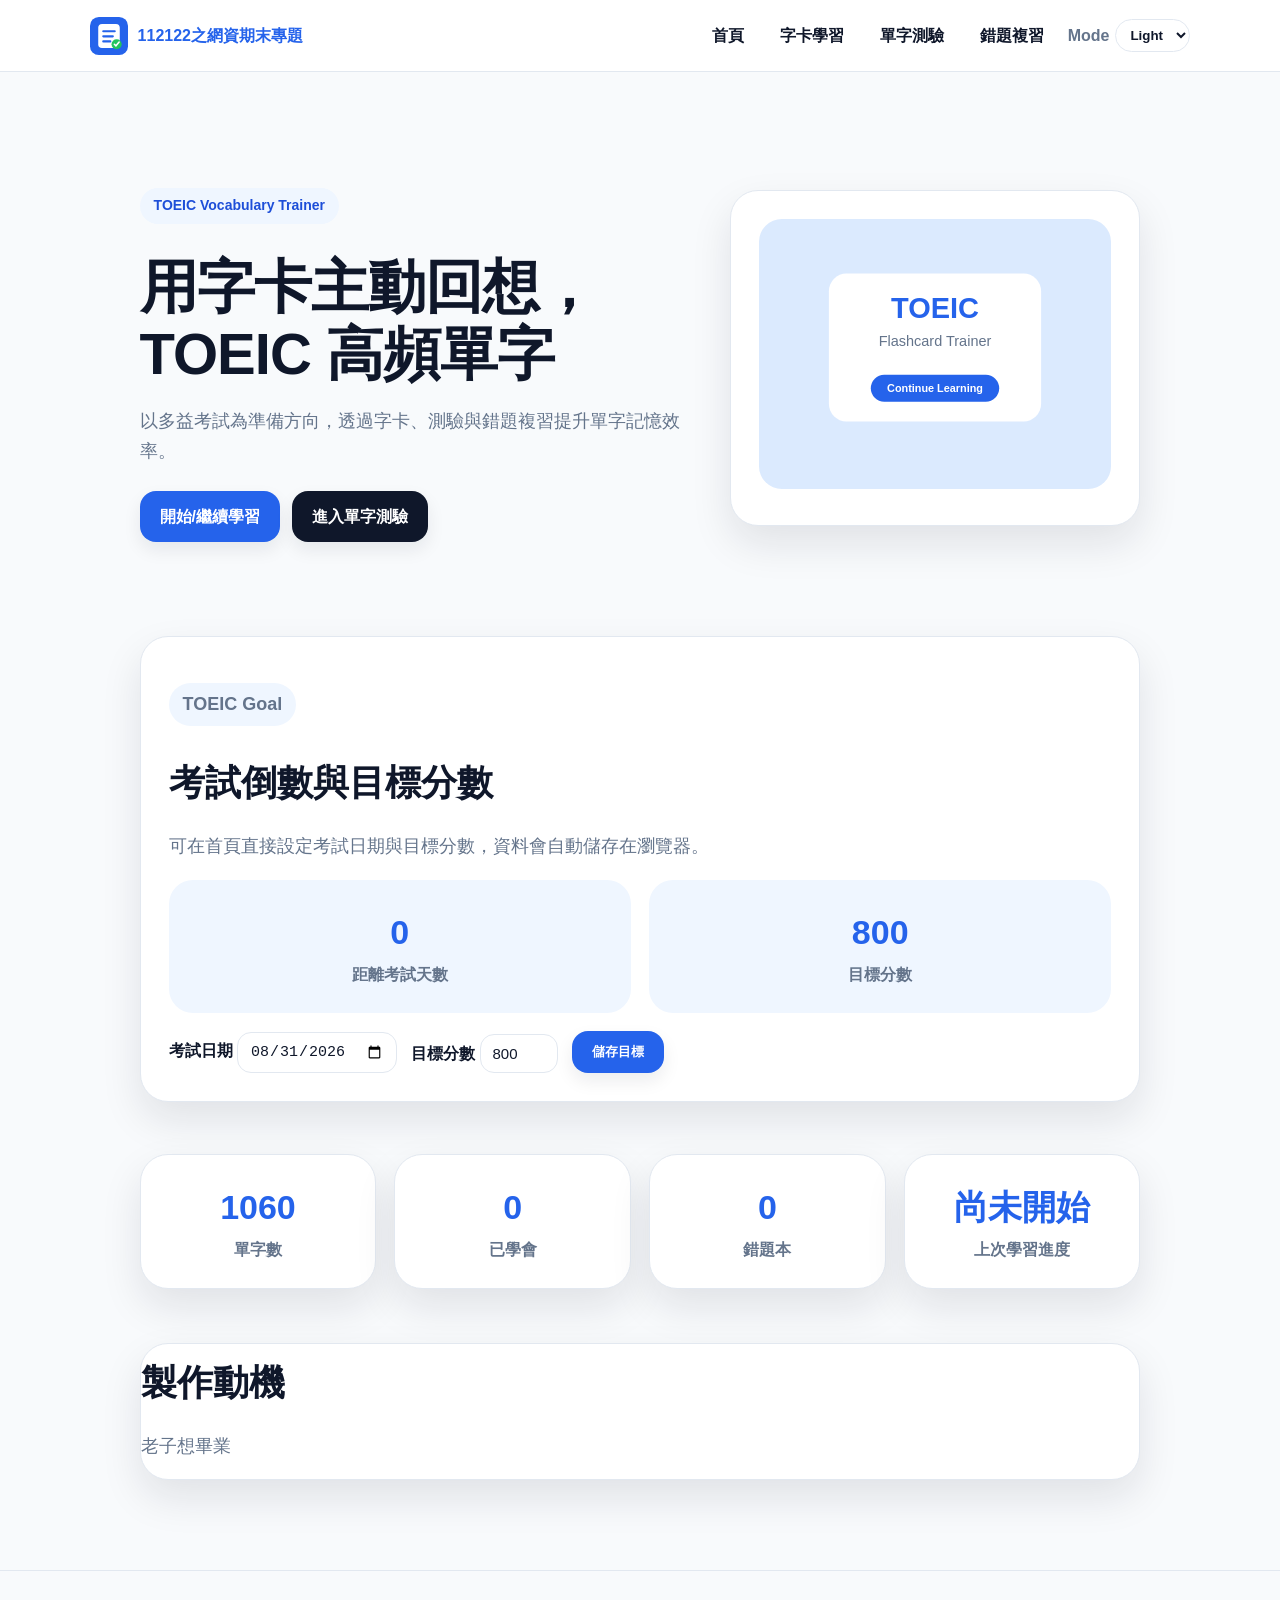
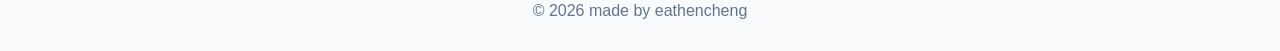
<file: index.html>
<!doctype html><html lang="zh-Hant">
  <head><meta charset="UTF-8"><meta name="viewport" content="width=device-width, initial-scale=1.0">
    <title>1121225期末專題</title><link rel="stylesheet" href="css/style.css"></head><body>
<header class="site-header">
  <a class="brand" href="index.html"><img src="images/logo.svg" alt="logo"><span>112122之網資期末專題</span></a>
  <button class="menu-btn" id="menuBtn" aria-label="開啟選單">☰</button>
  <nav class="nav" id="navMenu">
    <a href="index.html">首頁</a>
    <a href="flashcard.html">字卡學習</a>
    <a href="quiz.html">單字測驗</a>
    <a href="review.html">錯題複習</a>
    <label class="mode-label">Mode
      <select id="themeSelect" class="mode-select" aria-label="選擇顯示模式">
        <option value="light">Light</option>
        <option value="dark">Dark</option>
      </select>
    </label>
  </nav>
</header>
<main>
<section class="hero"><div class="hero-text">
  <p class="tag">TOEIC Vocabulary Trainer</p><h1>用字卡主動回想，TOEIC 高頻單字</h1>
  <p class="lead">以多益考試為準備方向，透過字卡、測驗與錯題複習提升單字記憶效率。</p>
  <div class="hero-actions"><a class="btn primary" href="flashcard.html">開始/繼續學習</a>
    <a class="btn secondary" href="quiz.html">進入單字測驗</a></div></div>
    <div class="hero-card"><img src="images/banner.svg" alt="study banner"></div></section>
<section class="exam-panel"><div class="section-title"><p class="tag">TOEIC Goal</p>
  <h2>考試倒數與目標分數</h2><p>可在首頁直接設定考試日期與目標分數，資料會自動儲存在瀏覽器。</p></div>
  <div class="exam-grid two"><div class="exam-card"><span id="daysLeft">--</span><p>距離考試天數</p></div><div class="exam-card"><span id="targetScoreText">800</span><p>目標分數</p></div></div><div class="goal-form"><label>考試日期 <input type="date" id="examDateInput"></label><label>目標分數 <input type="number" id="targetScoreInput" min="10" max="990" step="5" value="800"></label><button class="btn primary" id="saveGoalBtn">儲存目標</button></div></section>
<section class="stats-grid"><div class="stat-card"><span id="totalWords">1060</span><p>單字數</p></div><div class="stat-card"><span id="masteredCount">0</span><p>已學會</p></div><div class="stat-card"><span id="reviewCount">0</span><p>錯題本</p></div><div class="stat-card"><span id="lastProgressText">尚未開始</span><p>上次學習進度</p></div></section>
<section class="section motivation"><h2>製作動機</h2>
  <p>老子想畢業</p></section>
</main><footer>© 2026 made by eathencheng</footer><script src="js/app.js"></script></body></html>
</file>
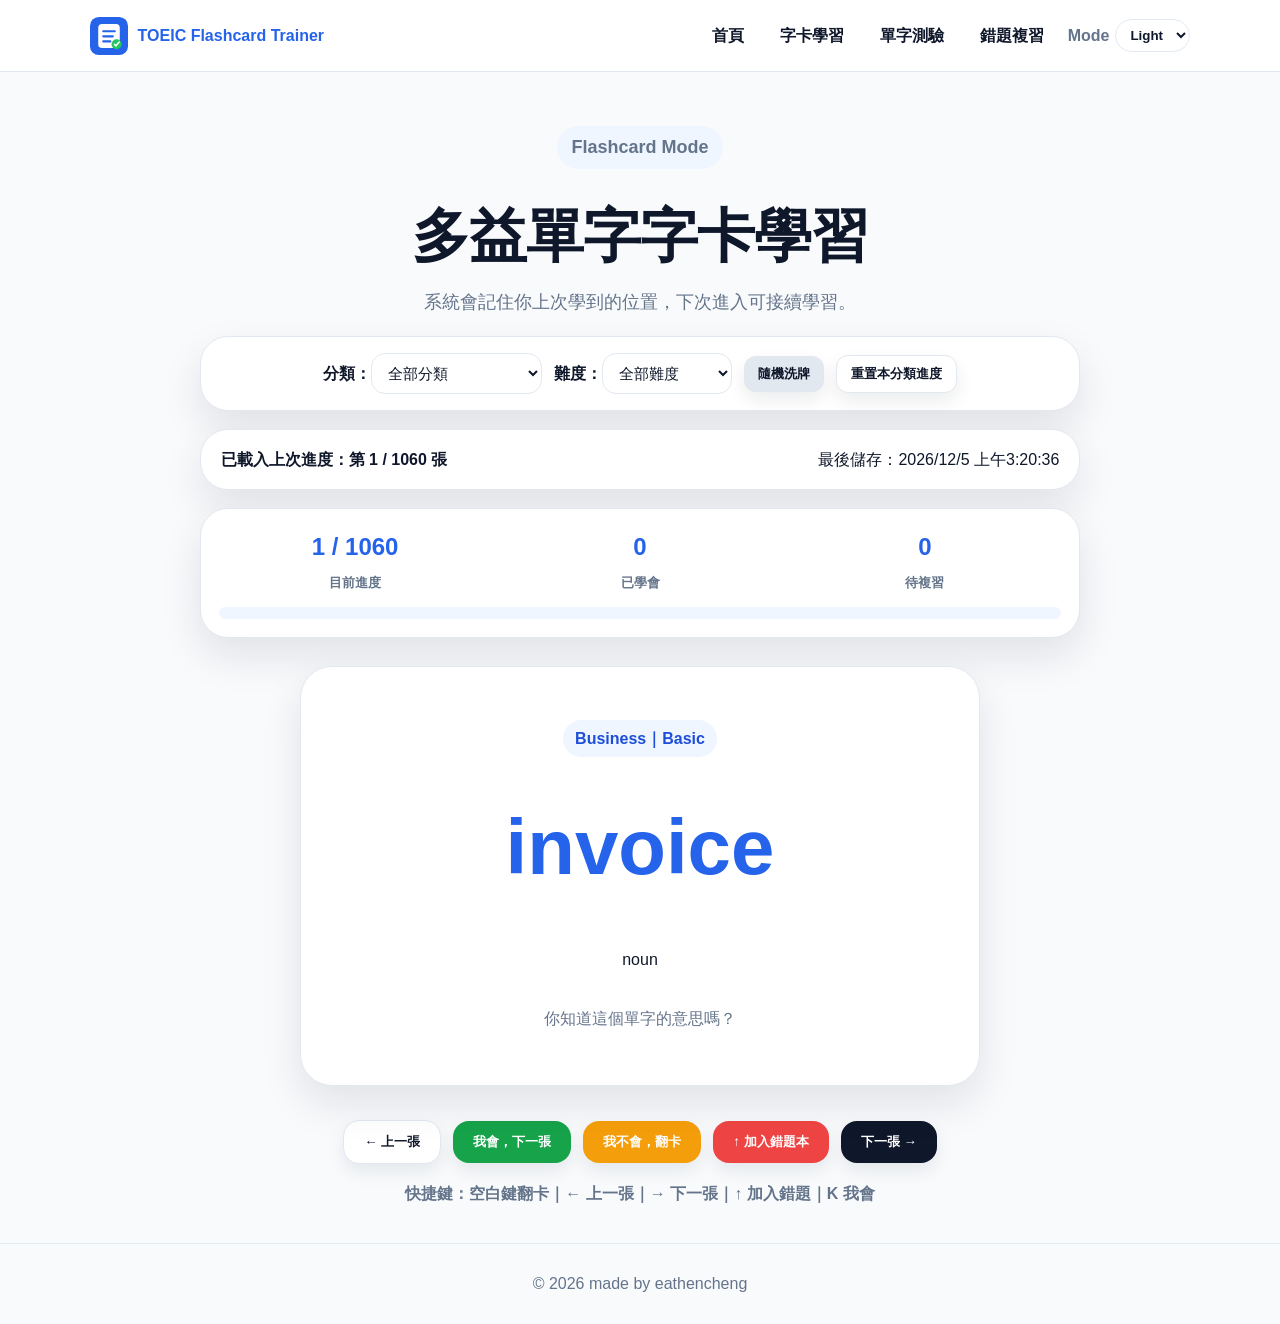
<file: flashcard.html>
<!doctype html><html lang="zh-Hant"><head><meta charset="UTF-8"><meta name="viewport" content="width=device-width, initial-scale=1.0"><title>字卡學習</title><link rel="stylesheet" href="css/style.css"></head><body>
<header class="site-header">
  <a class="brand" href="index.html"><img src="images/logo.svg" alt="logo"><span>TOEIC Flashcard Trainer</span></a>
  <button class="menu-btn" id="menuBtn" aria-label="開啟選單">☰</button>
  <nav class="nav" id="navMenu">
    <a href="index.html">首頁</a>
    <a href="flashcard.html">字卡學習</a>
    <a href="quiz.html">單字測驗</a>
    <a href="review.html">錯題複習</a>
    <label class="mode-label">Mode
      <select id="themeSelect" class="mode-select" aria-label="選擇顯示模式">
        <option value="light">Light</option>
        <option value="dark">Dark</option>
      </select>
    </label>
  </nav>
</header>
<main class="page-wrap"><section class="section-title center"><p class="tag">Flashcard Mode</p><h1>多益單字字卡學習</h1><p>系統會記住你上次學到的位置，下次進入可接續學習。</p></section>
<section class="toolbar"><label>分類：<select id="categoryFilter"><option value="All">全部分類</option></select></label><label>難度：<select id="levelFilter"><option value="All">全部難度</option><option value="Basic">Basic</option><option value="Intermediate">Intermediate</option><option value="Advanced">Advanced</option></select></label><button class="btn small" id="shuffleBtn">隨機洗牌</button><button class="btn small outline" id="resetProgressBtn">重置本分類進度</button></section>
<section class="resume-panel"><strong id="resumeText">正在讀取上次進度...</strong><span id="lastSavedText"></span></section>
<section class="progress-panel"><div><strong id="progressText">0 / 0</strong><span>目前進度</span></div><div><strong id="knownText">0</strong><span>已學會</span></div><div><strong id="unknownText">0</strong><span>待複習</span></div><div class="progress-bar"><span id="progressBar"></span></div></section>
<section class="flashcard-stage"><div class="flashcard" id="flashcard"><div class="card-face front"><p class="pill" id="frontCategory">Category</p><h2 id="frontWord">Loading...</h2><p id="frontPart">part of speech</p><p class="hint">你知道這個單字的意思嗎？</p></div><div class="card-face back"><p class="pill" id="backCategory">Category</p><h2 id="backWord">word</h2><p><strong>中文：</strong><span id="meaning"></span></p><p><strong>詞性：</strong><span id="partOfSpeech"></span></p><p><strong>例句：</strong><span id="example"></span></p><p><strong>翻譯：</strong><span id="translation"></span></p><p><strong>同義字：</strong><span id="synonyms"></span></p><p><strong>常見搭配：</strong><span id="collocation"></span></p></div></div></section>
<section class="actions-row centered"><button class="btn outline" id="prevBtn">← 上一張</button><button class="btn success" id="knowBtn">我會，下一張</button><button class="btn warning" id="flipBtn">我不會，翻卡</button><button class="btn danger" id="reviewBtn">↑ 加入錯題本</button><button class="btn secondary" id="nextBtn">下一張 →</button></section>
<p class="keyboard-tip">快捷鍵：空白鍵翻卡｜← 上一張｜→ 下一張｜↑ 加入錯題｜K 我會</p>
</main><footer>© 2026 made by eathencheng</footer><script src="js/app.js"></script><script src="js/flashcard.js"></script></body></html>
</file>
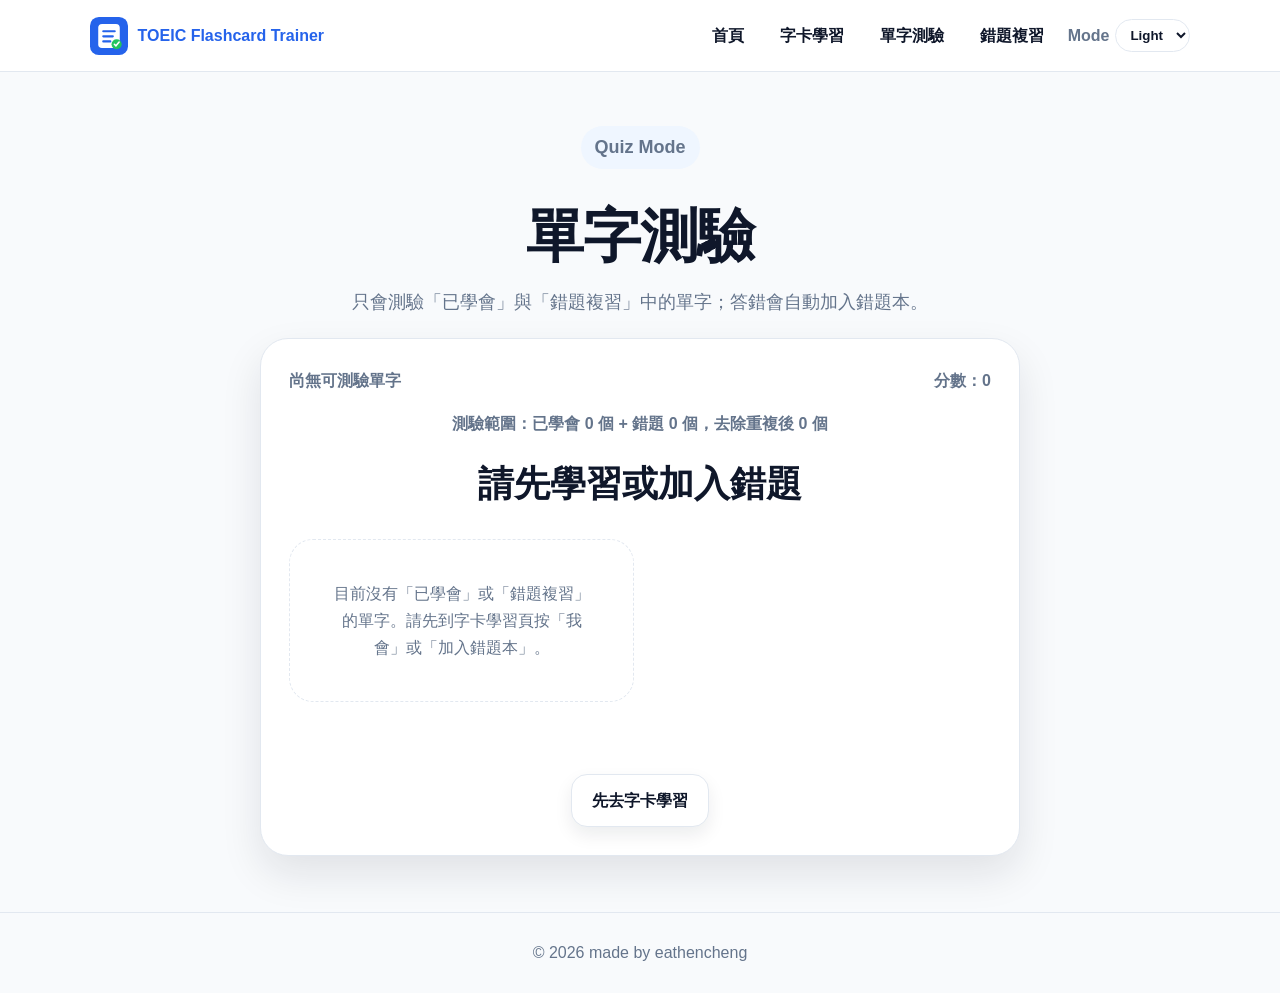
<file: quiz.html>
<!doctype html><html lang="zh-Hant"><head><meta charset="UTF-8"><meta name="viewport" content="width=device-width, initial-scale=1.0"><title>單字測驗</title><link rel="stylesheet" href="css/style.css"></head><body><header class="site-header">
  <a class="brand" href="index.html"><img src="images/logo.svg" alt="logo"><span>TOEIC Flashcard Trainer</span></a>
  <button class="menu-btn" id="menuBtn" aria-label="開啟選單">☰</button>
  <nav class="nav" id="navMenu">
    <a href="index.html">首頁</a>
    <a href="flashcard.html">字卡學習</a>
    <a href="quiz.html">單字測驗</a>
    <a href="review.html">錯題複習</a>
    <label class="mode-label">Mode
      <select id="themeSelect" class="mode-select" aria-label="選擇顯示模式">
        <option value="light">Light</option>
        <option value="dark">Dark</option>
      </select>
    </label>
  </nav>
</header><main class="page-wrap"><section class="section-title center"><p class="tag">Quiz Mode</p>
  <h1>單字測驗</h1><p>只會測驗「已學會」與「錯題複習」中的單字；答錯會自動加入錯題本。</p>
</section><section class="quiz-card"><div class="quiz-top">
  <span id="quizProgress">第 1 題 / 10 題</span><span id="quizScore">分數：0</span></div>
  <p class="quiz-source" id="quizSourceText">測驗範圍：已學會 + 錯題複習</p>
  <h2 id="quizWord">Loading...</h2><div id="options" class="options"></div>
  <p id="quizFeedback" class="feedback"></p>
  <button class="btn primary" id="nextQuizBtn">下一題</button>
  <button class="btn secondary" id="restartQuizBtn">重新測驗</button>
  <a class="btn outline" href="flashcard.html" id="goLearnBtn">先去字卡學習</a></section></main>
  <footer>© 2026 made by eathencheng</footer><script src="js/app.js"></script><script src="js/quiz.js"></script></body></html>
</file>
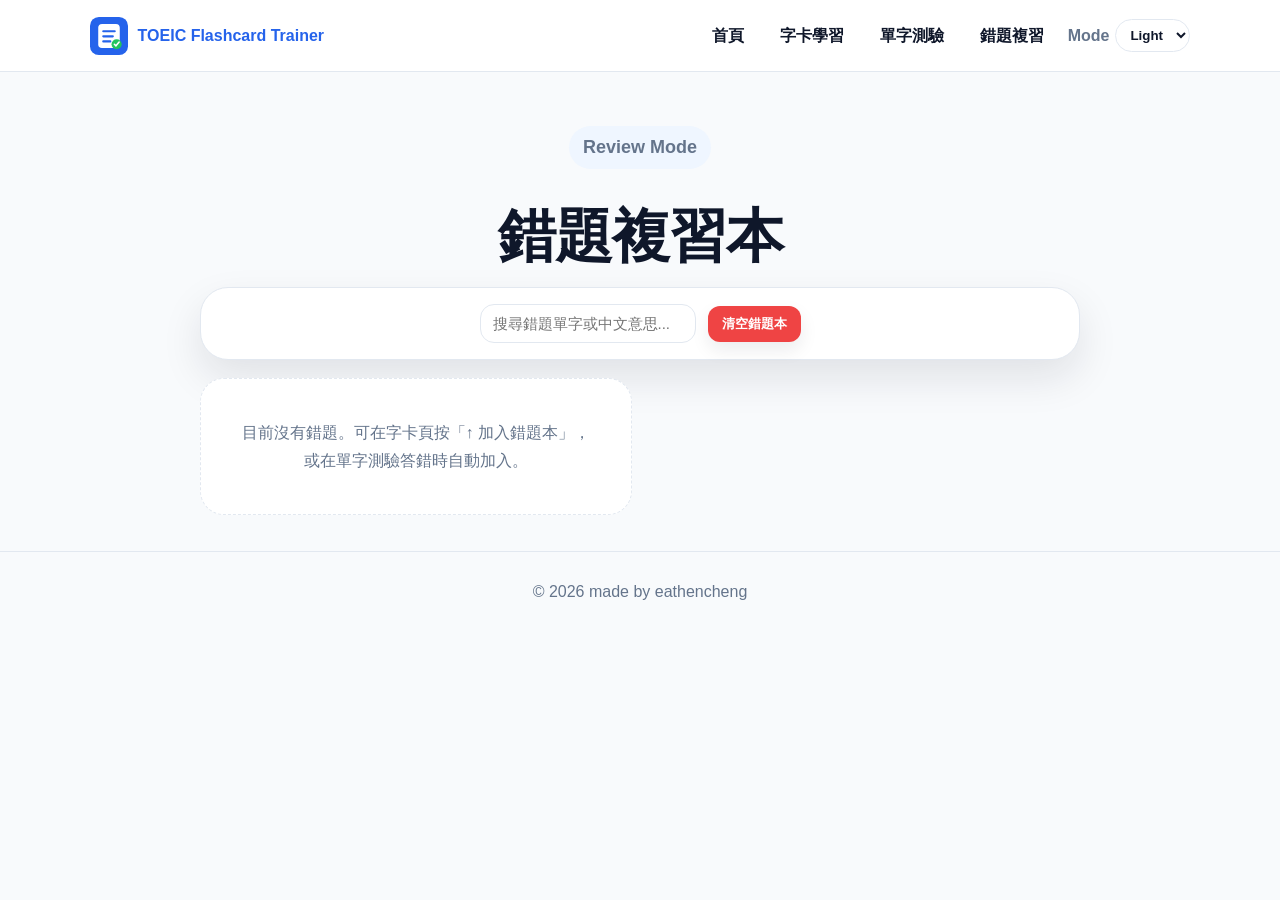
<file: review.html>
<!doctype html><html lang="zh-Hant"><head><meta charset="UTF-8"><meta name="viewport" content="width=device-width, initial-scale=1.0"><title>錯題複習</title><link rel="stylesheet" href="css/style.css"></head><body><header class="site-header">
  <a class="brand" href="index.html"><img src="images/logo.svg" alt="logo"><span>TOEIC Flashcard Trainer</span></a>
  <button class="menu-btn" id="menuBtn" aria-label="開啟選單">☰</button>
  <nav class="nav" id="navMenu">
    <a href="index.html">首頁</a>
    <a href="flashcard.html">字卡學習</a>
    <a href="quiz.html">單字測驗</a>
    <a href="review.html">錯題複習</a>
    <label class="mode-label">Mode
      <select id="themeSelect" class="mode-select" aria-label="選擇顯示模式">
        <option value="light">Light</option>
        <option value="dark">Dark</option>
      </select>
    </label>
  </nav>
</header><main class="page-wrap"><section class="section-title center"><p class="tag">Review Mode</p><h1>錯題複習本</h1></section><section class="toolbar"><input type="search" id="reviewSearch" placeholder="搜尋錯題單字或中文意思..."><button class="btn danger small" id="clearReviewBtn">清空錯題本</button></section><section id="reviewList" class="word-grid"></section></main><footer>© 2026 made by eathencheng</footer><script src="js/app.js"></script><script src="js/review.js"></script></body></html>
</file>
<file: css/style.css>
:root{--primary:#2563eb;--primary-dark:#1d4ed8;--secondary:
    #0f172a;--bg:#f8fafc;--card:#fff;--surface:#eff6ff;--muted:#64748b;--line:
    #e2e8f0;--success:#16a34a;--warning:#f59e0b;--danger:#ef4444;
    --header:rgba(255,255,255,.92);--shadow:0 18px 40px rgba(15,23,42,.10);
    --input-bg:#fff;--input-text:#0f172a;--btn-default:#e2e8f0;--btn-default-text:#0f172a;
    --option-hover:#dbeafe;--footer:#64748b}body.dark-mode{--primary:#60a5fa;
        --primary-dark:#93c5fd;--secondary:#e5e7eb;--bg:#0f172a;--card:#1e293b;--surface:#24324a;--muted:#cbd5e1;--line:#334155;--header:rgba(15,23,42,.94);--shadow:0 18px 40px rgba(0,0,0,.35);--input-bg:#111827;--input-text:#f8fafc;--btn-default:#334155;--btn-default-text:#f8fafc;--option-hover:#1d4ed8;--footer:#cbd5e1}*{box-sizing:border-box}body{margin:0;font-family:Arial,"Noto Sans TC","Microsoft JhengHei",sans-serif;background:var(--bg);color:var(--secondary);line-height:1.7;transition:background .2s,color .2s}a{text-decoration:none;color:inherit}.site-header{position:sticky;top:0;z-index:10;display:flex;justify-content:space-between;align-items:center;gap:16px;padding:14px 7%;background:var(--header);backdrop-filter:blur(12px);border-bottom:1px solid var(--line)}.brand{display:flex;align-items:center;gap:10px;font-weight:900;color:var(--primary)}.brand img{width:38px;height:38px}.nav{display:flex;align-items:center;gap:12px}.nav a{padding:8px 12px;border-radius:999px;font-weight:800;color:var(--secondary)}.nav a:hover{background:var(--option-hover);color:#fff}.mode-label{display:flex;align-items:center;gap:6px;color:var(--muted);font-weight:900}.mode-select{border:1px solid var(--line);border-radius:999px;padding:7px 10px;background:var(--input-bg);color:var(--input-text);font-weight:800}.menu-btn{display:none;border:0;background:var(--surface);color:var(--primary);border-radius:12px;padding:8px 12px;font-size:20px}main{max-width:1180px;margin:auto;padding:36px 7%}.hero{display:grid;grid-template-columns:1.15fr .85fr;gap:34px;align-items:center;min-height:500px}.tag{display:inline-block;padding:6px 14px;border-radius:999px;background:var(--surface);color:var(--primary-dark);font-weight:900;font-size:14px}h1{font-size:clamp(32px,5vw,58px);line-height:1.15;margin:16px 0;letter-spacing:-1px}h2{font-size:clamp(26px,3vw,36px);margin:8px 0 16px}.lead,.section-title p,.motivation p{color:var(--muted);font-size:18px}.hero-actions,.actions-row{display:flex;flex-wrap:wrap;gap:12px;margin-top:24px}.actions-row.centered{justify-content:center;align-items:center;text-align:center}.btn{border:0;cursor:pointer;display:inline-flex;align-items:center;justify-content:center;padding:12px 20px;border-radius:16px;font-weight:900;background:var(--btn-default);color:var(--btn-default-text);box-shadow:0 8px 18px rgba(15,23,42,.08);transition:.15s}.btn:hover{transform:translateY(-2px)}.btn.primary{background:#2563eb;color:#fff}.btn.secondary{background:#0f172a;color:#fff}.dark-mode .btn.secondary{background:#e2e8f0;color:#0f172a}.btn.success{background:var(--success);color:#fff}.btn.warning{background:var(--warning);color:#fff}.btn.danger{background:var(--danger);color:#fff}.btn.outline{background:var(--card);border:1px solid var(--line);color:var(--secondary)}.btn.small{padding:9px 14px;border-radius:12px}.hero-card,.stat-card,.quiz-card,.motivation,.progress-panel,.toolbar,.exam-panel,.resume-panel{background:var(--card);border:1px solid var(--line);border-radius:28px;box-shadow:var(--shadow)}.hero-card{padding:28px}.hero-card img{width:100%}.stats-grid,.exam-grid{display:grid;grid-template-columns:repeat(4,1fr);gap:18px;margin:24px 0 52px}.stat-card,.exam-card{padding:24px;text-align:center}.stat-card span,.exam-card span{display:block;color:var(--primary);font-size:34px;font-weight:900}.stat-card p,.exam-card p{margin:0;color:var(--muted);font-weight:800}.exam-panel{padding:28px;margin:28px 0 52px}.exam-grid.two{grid-template-columns:repeat(2,1fr);margin:18px 0}.exam-card{background:var(--surface);border-radius:24px}.goal-form{display:flex;flex-wrap:wrap;align-items:end;gap:14px;margin-top:18px}.goal-form input,.toolbar select,.toolbar input,input[type=search],input[type=date],input[type=number]{border:1px solid var(--line);border-radius:14px;padding:10px 12px;font-size:15px;background:var(--input-bg);color:var(--input-text)}.goal-form label,.toolbar label{color:var(--secondary);font-weight:800}.section{margin:54px 0}.page-wrap{max-width:1060px}.center{text-align:center}.toolbar{display:flex;flex-wrap:wrap;justify-content:center;align-items:center;gap:12px;padding:16px;margin:18px 0}.resume-panel{display:flex;justify-content:space-between;gap:12px;padding:16px 20px;margin:18px 0;color:var(--secondary)}.progress-panel{display:grid;grid-template-columns:repeat(3,1fr);gap:12px;padding:18px;align-items:center}.progress-panel div:not(.progress-bar){text-align:center}.progress-panel strong{display:block;color:var(--primary);font-size:24px}.progress-panel span{color:var(--muted);font-size:13px;font-weight:800}.progress-bar{grid-column:1/-1;height:12px;background:var(--surface);border-radius:999px;overflow:hidden}.progress-bar span{display:block;height:100%;width:0;background:linear-gradient(90deg,#2563eb,#22c55e);transition:width .25s}.flashcard-stage{perspective:1200px;display:flex;justify-content:center;padding:28px 0 10px}.flashcard{width:min(680px,100%);min-height:420px;position:relative;transform-style:preserve-3d;transition:transform .55s}.flashcard.flipped{transform:rotateY(180deg)}.card-face{position:absolute;inset:0;backface-visibility:hidden;border-radius:32px;background:var(--card);border:1px solid var(--line);box-shadow:var(--shadow);padding:36px;display:flex;flex-direction:column;justify-content:center;color:var(--secondary)}.card-face.front{align-items:center;text-align:center}.card-face.front h2{font-size:clamp(44px,8vw,78px);color:var(--primary)}.card-face.back{transform:rotateY(180deg)}.card-face.back p{margin:8px 0;color:var(--secondary)}.pill{align-self:center;background:var(--surface);color:var(--primary-dark);border-radius:999px;padding:5px 12px;font-weight:900}.hint,.keyboard-tip{color:var(--muted);text-align:center}.keyboard-tip{margin:16px auto 0;font-weight:800}.quiz-card{max-width:760px;margin:20px auto;padding:28px;text-align:center}.quiz-top{display:flex;justify-content:space-between;color:var(--muted);font-weight:800}.quiz-source{color:var(--muted);font-weight:800}.options{display:grid;grid-template-columns:1fr 1fr;gap:12px;margin:24px 0}.option-btn{padding:14px;border-radius:16px;border:1px solid var(--line);background:var(--input-bg);color:var(--input-text);cursor:pointer;font-weight:800}.option-btn:hover{border-color:var(--primary)}.option-btn.correct{background:#dcfce7;border-color:var(--success);color:#166534}.option-btn.wrong{background:#fee2e2;border-color:var(--danger);color:#991b1b}.feedback{min-height:32px;font-weight:900}.word-grid{display:grid;grid-template-columns:repeat(2,1fr);gap:16px}.word-card{background:var(--card);border:1px solid var(--line);border-radius:24px;padding:20px;box-shadow:var(--shadow)}.word-card h3{color:var(--primary);font-size:26px;margin-bottom:4px}.word-card p{margin:6px 0;color:var(--secondary)}.empty{text-align:center;color:var(--muted);padding:40px;background:var(--card);border-radius:24px;border:1px dashed var(--line)}footer{text-align:center;padding:26px;color:var(--footer);border-top:1px solid var(--line)}@media(max-width:850px){.hero{grid-template-columns:1fr;min-height:auto}.stats-grid,.exam-grid.two,.word-grid{grid-template-columns:1fr}.progress-panel{grid-template-columns:1fr}.options{grid-template-columns:1fr}.menu-btn{display:block}.nav{display:none;position:absolute;top:70px;left:7%;right:7%;background:var(--card);border:1px solid var(--line);border-radius:20px;padding:12px;flex-direction:column;box-shadow:var(--shadow)}.nav.open{display:flex}h1,.hero-text{text-align:center}.hero-actions{justify-content:center}.resume-panel{flex-direction:column;text-align:center}.actions-row.centered{flex-direction:column}.actions-row.centered .btn{width:100%}.mode-label{width:100%;justify-content:center}}
</file>
